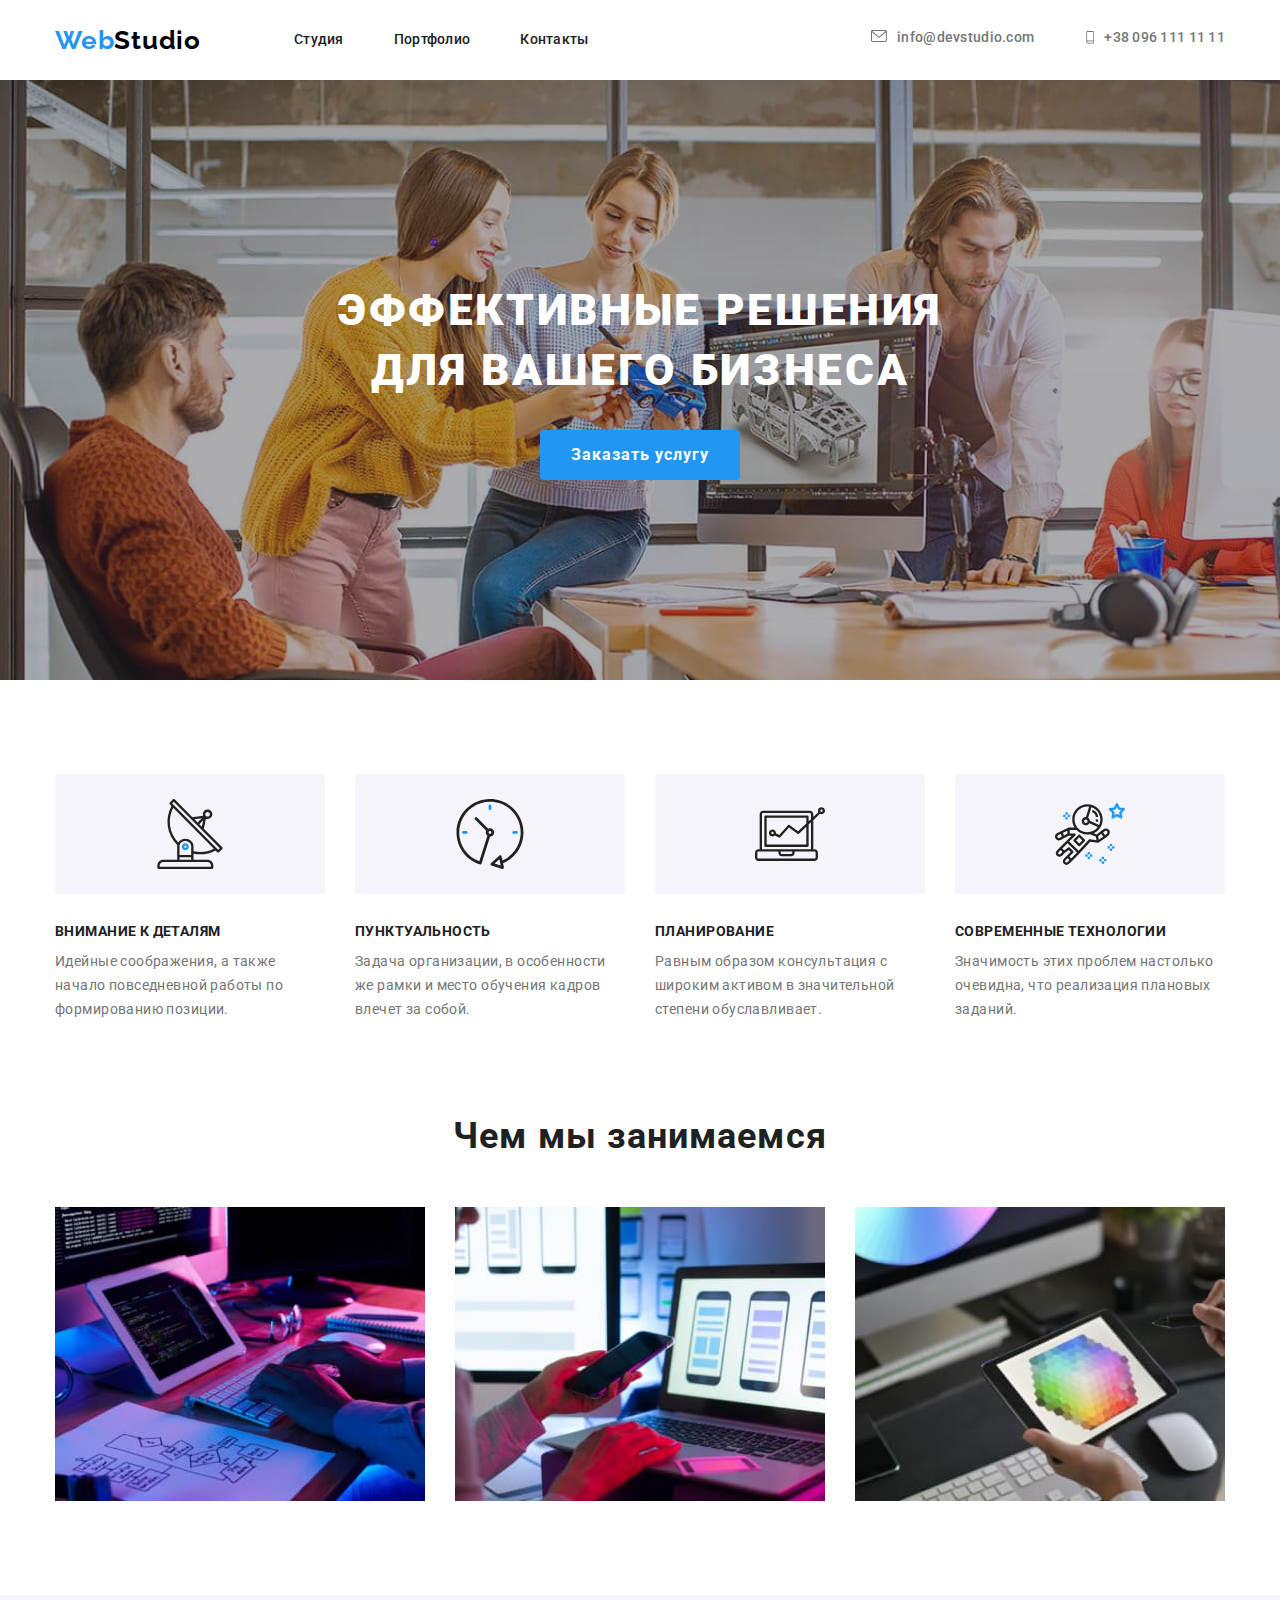
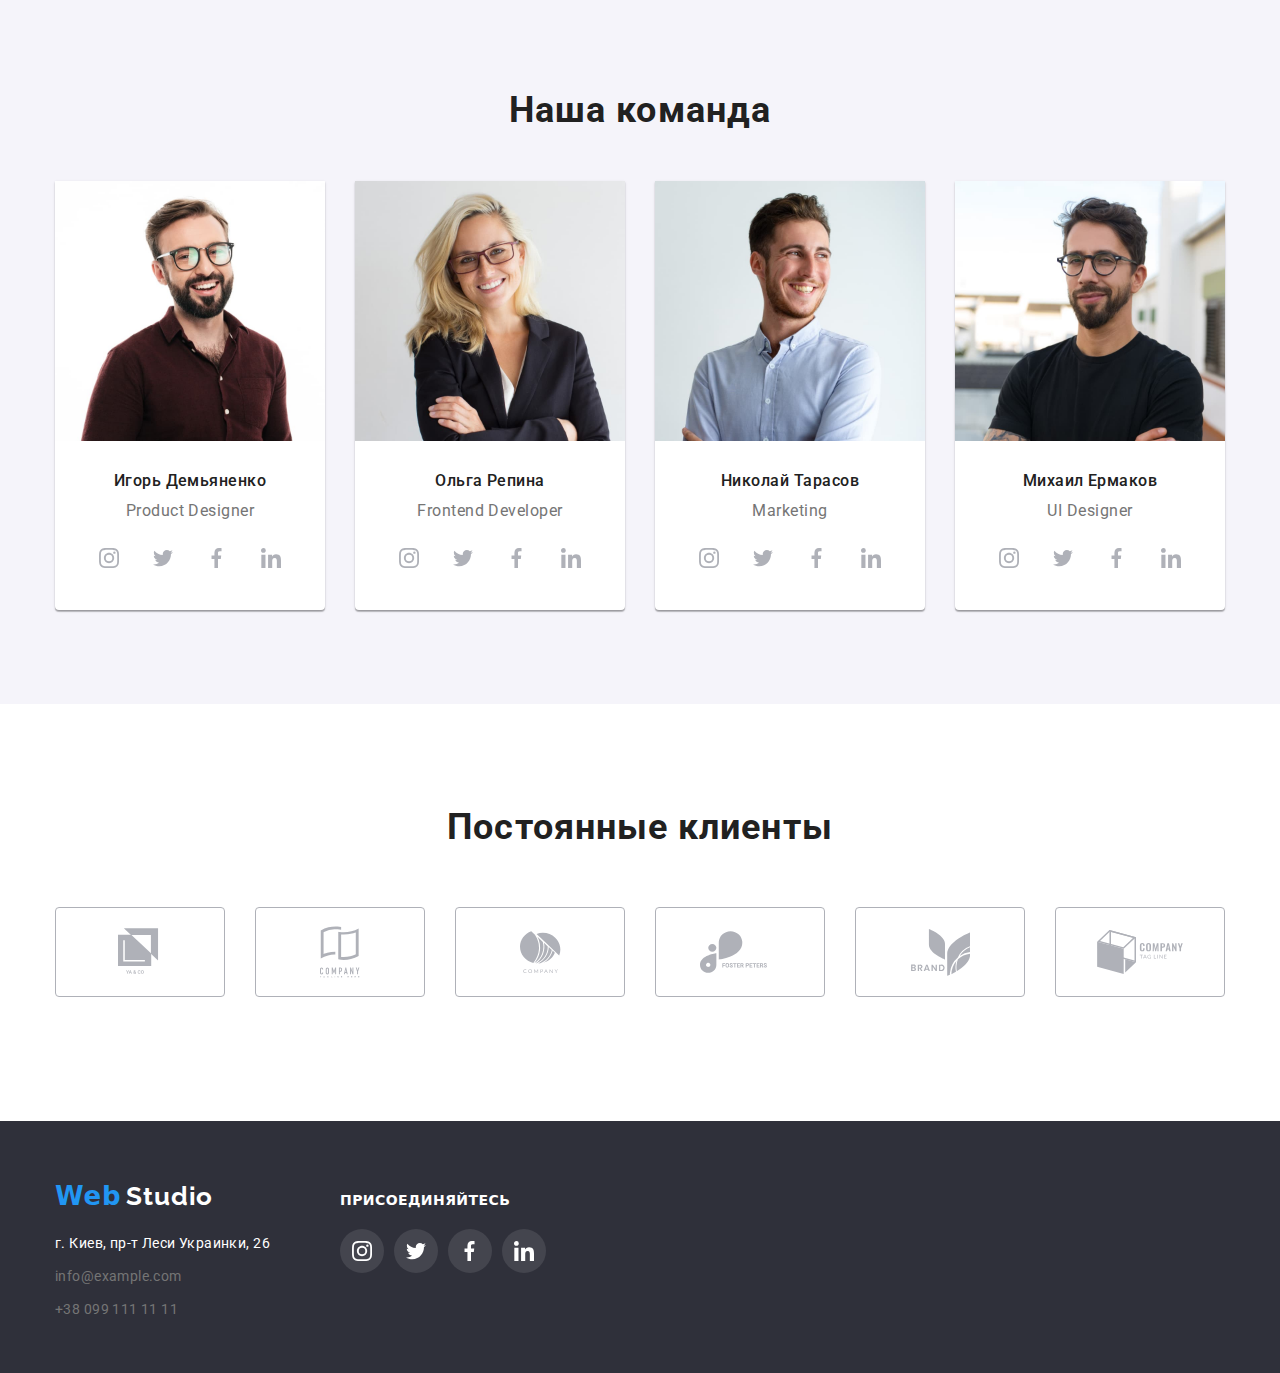
<file: index.html>
<!DOCTYPE html>
<html lang="ru">
<head>
    <meta charset="UTF-8">
    <meta name="vieat="width=device-width, initial-scale=1.0">
    <title>Студия</title>
    <!-- <link rel="stylesheet" href="https://cdnjs.cloudflare.com/ajax/libs/modern-normalize/1.0.0/modern-normalize.css"> -->
    <link rel="stylesheet" href="./css/modern-normalize.css">
    <link href="https://fonts.googleapis.com/css2?family=Raleway:wght@400;700&family=Roboto:wght@400;700&display=swap" rel="stylesheet"> 
    <link rel="stylesheet" href="./css/styles.css">
    
</head>

<div>
    <!-- проверка-->
    <!--Header-->
<header>
    <nav class="nav-container"> 
        <a class="logo" href="./index.html" aria-label="логотип вебстудии">Web<span class="logo-color">Studio</span></a>

    <ul class="navigation-list">
            <li class="item">
                <a class="navigation-list-link" href="./index.html">Студия</a>
            </li>

            <li class="item">
                <a class="navigation-list-link" href="./portfolio.html">Портфолио</a>
            </li>

            <li class="item">
                <a class="navigation-list-link" href="Контакты">Контакты</a>
            </li>
        </ul>
    <address>
        <ul class="address">
            <li class="item">
               
              <a class="address-link-mail" href="mailto:info@devstudio.com"> 
                    <svg class="icon-envel" width="16px" height="12px">
                         <use href="./images/sprite3.svg#envelope"></use>
                    </svg>info@devstudio.com</a>  
            </li>

            <li class="item">
                <a class="address-link-tel" href="tel:380961111111">
                    <svg class="icon-tel" width="10px" height="20px">
                        <use href="./images/sprite3.svg#telephone"></use>
                    </svg>+38 096 111 11 11                
                </a>  
            </li>
        </ul>     

    </address>

    </nav>
</header>

<main>
   
   <div class="overlay">
    <section class="hero">
        <div class="hero-container">
            <h1 class="hero-title">
                Эффективные решения <br> для вашего бизнеса
            </h1>
            <button class="hero-button" type="button">
                Заказать услугу
            </button>
        </div>
    </section>
</div>


    <!--заголовок Advantages-->
    <section class="advantages">
    
        <h2 hidden>Advantages</h2>
             
    <ul class="advantages-container">
        <li class="item">
          <h3 class="advantages-title">Внимание к деталям</h3>
          <p class="advantages-description">Идейные соображения, а также начало повседневной работы по формированию позиции.</p>
        </li>

        <li class="item">
            <h3 class="advantages-title">Пунктуальность</h3>
            <p class="advantages-description">Задача организации, в особенности же рамки и место обучения кадров влечет за собой.</p>
        </li>

        <li class="item">
            <h3 class="advantages-title">Планирование</h3>
            <p class="advantages-description">Равным образом консультация с широким активом в значительной степени обуславливает.</p>
        </li>

        <li class="item">
            <h3 class="advantages-title">Современные технологии</h3>
            <p class="advantages-description">Значимость этих проблем настолько очевидна, что реализация плановых заданий.</p>
        </li>
    </ul>
    </section>

    <!--What-we-do-->
    <section class="do-list">
        <h2 class="what-we-do-list">Чем мы занимаемся</h2>
        <ul class="what-we-do-container">
            <li class="item">
                <img src="./images/what-we-do/img1.jpg" alt="айпед" width="370">
                
            </li>
            <li class="item">
                <img src="./images/what-we-do/img2.jpg" alt="айфон" width="370">
                
            </li>
            <li class="item">
                <img src="./images/what-we-do/img3.jpg" alt="держит айпед" width="370">
               
            </li>
        </ul>
    </section>

<!-- Our team-->

<section class="team">
     <div class="team-container">
        <h2 class="team-title">Наша команда</h2>
            <ul class="team-list">
                 <li class="team-element">
                    <img class="team-photo" src="./images/team/id.jpg" alt="Фото Игорь Демьяненко" width="270" height="260"> 
                         <div class="content">
                            <h3 class="team-member">Игорь Демьяненко</h3>
                            <p class="profession">Product Designer</p>
                        </div>
                                <ul class="social-list">
                                    <li class="item">
                                        <a class="link" href="">
                                            <svg class="icon">
                                                <use href="./images/sprite3.svg#instagram-2"></use>
                                            </svg>
                                        </a>
                                    </li>

                                    <li class="item">
                                        <a class="link" href="">
                                            <svg class="icon">
                                                 <use href="./images/sprite3.svg#twitter"></use>
                                            </svg>
                                        </a>
                                    </li>

                                    <li class="item">
                                        <a class="link" href="">
                                            <svg class="icon">
                                                <use href="./images/sprite3.svg#facebook"></use>
                                            </svg>
                                        </a>
                                    </li>

                                    <li class="item">
                                        <a class="link" href="">
                                            <svg class="icon">
                                                <use href="./images/sprite3.svg#linkedin"></use>
                                            </svg>
                                        </a>
                                    </li>
                                </ul>
                        </li>

            
                <li class="team-element">
                    <img class="team-photo" src="./images/team/or.jpg" alt="Фото Ольга Репина" width="270" height="260">
                        <div class="content">
                            <h3 class="team-member">Ольга Репина</h3>
                            <p class="profession">Frontend Developer</p>
                        </div>    
                        <ul class="social-list">
                            <li class="item">
                                <a class="link" href="">
                                    <svg class="icon">
                                        <use href="./images/sprite3.svg#instagram-2"></use>
                                    </svg>
                                </a>
                            </li>

                            <li class="item">
                                <a class="link" href="">
                                    <svg class="icon">
                                        <use href="./images/sprite3.svg#twitter"></use>
                                   </svg>
                                </a>
                            </li>

                            <li class="item">
                                <a class="link" href="">
                                    <svg class="icon">
                                        <use href="./images/sprite3.svg#facebook"></use>
                                    </svg>
                                </a>
                            </li>

                            <li class="item">
                                <a class="link" href="">
                                    <svg class="icon">
                                        <use href="./images/sprite3.svg#linkedin"></use>
                                    </svg>
                                </a>
                            </li>
                        </ul>   
                </li>

                <li class="team-element">
                    <img class="team-photo" src="./images/team/ntar.jpg" alt="Фото Николай Тарасов" width="270" height="260">
                        <div class="content">
                            <h3 class="team-member">Николай Тарасов</h3>
                            <p class="profession">Marketing</p>
                        </div>
                        <ul class="social-list">
                            <li class="item">
                                <a class="link" href="">
                                    <svg class="icon">
                                        <use href="./images/sprite3.svg#instagram-2"></use>
                                    </svg>
                                </a>
                            </li>

                            <li class="item">
                                <a class="link" href="">
                                    <svg class="icon">
                                        <use href="./images/sprite3.svg#twitter"></use>
                                   </svg>
                                </a>
                            </li>

                            <li class="item">
                                <a class="link" href="">
                                    <svg class="icon">
                                        <use href="./images/sprite3.svg#facebook"></use>
                                    </svg>
                                </a>
                            </li>

                            <li class="item">
                                <a class="link" href="">
                                    <svg class="icon">
                                        <use href="./images/sprite3.svg#linkedin"></use>
                                    </svg>
                                </a>
                            </li>
                        </ul>
                </li >

                <li class="team-element">
                    <img class="team-photo" src="./images/team/my.jpg" alt="Фото Михаил Ермаков" width="270" height="260">
                        <div class="content">
                            <h3 class="team-member">Михаил Ермаков</h3>
                            <p class="profession">UI Designer</p>
                        </div>
                        <ul class="social-list">
                            <li class="item">
                                <a class="link" href="">
                                    <svg class="icon">
                                        <use href="./images/sprite3.svg#instagram-2"></use>
                                    </svg>
                                </a>
                            </li>

                            <li class="item">
                                <a class="link" href="">
                                    <svg class="icon">
                                        <use href="./images/sprite3.svg#twitter"></use>
                                   </svg>
                                </a>
                            </li>

                            <li class="item">
                                <a class="link" href="">
                                    <svg class="icon">
                                        <use href="./images/sprite3.svg#facebook"></use>
                                    </svg>
                                </a>
                            </li>

                            <li class="item">
                                <a class="link" href="">
                                    <svg class="icon">
                                        <use href="./images/sprite3.svg#linkedin"></use>
                                    </svg>
                                </a>
                            </li>
                        </ul>
                </li>

            </ul>
    </div>
</section>

<section class="clients">
    <div class="clients-container">
        <h2 class="clients-title">Постоянные клиенты</h2>
             <ul class="clients-list">

                <li class="item">
                    <a class="link" href="">
                        <svg class="icon" width="44.27px" height="49.23px">
                            <use href="./images/sprite3.svg#logo1">
                            </use>
                        </svg>
                    </a>
                </li>

                <li class="item">
                    <a class="link" href="">
                        <svg class="icon" width="40px" height="52px">
                            <use href="./images/sprite3.svg#logo2">
                            </use>
                        </svg>
                    </a>
                </li>

                <li class="item">
                    <a class="link" href="">
                        <svg class="icon" width="41px" height="42.6px">
                            <use href="./images/sprite3.svg#logo3">
                            </use>
                        </svg>
                    </a> 

                </li>

                <li class="item">
                    <a class="link" href="">
                        <svg class="icon" width="80px" height="43px">
                            <use href="./images/sprite3.svg#logo4">
                            </use>
                        </svg>
                    </a>
                </li>

                <li class="item">
                    <a class="link" href="">
                        <svg class="icon" width="59px" height="47px">
                            <use href="./images/sprite3.svg#logo5">
                            </use>
                        </svg>
                    </a>
                </li>

                <li class="item">
                    <a class="link" href="">
                        <svg class="icon" width="88.5px" height="44.5px">
                            <use href="./images/sprite3.svg#logo6">
                            </use>
                        </svg>
                    </a>
                </li>
        </ul>
    </div>
</section>


    </main>

    <!------------- FOOTER ------------->
   
<footer class="footer">
    <div class="footer-container">
            <div class="footer-container-address">
            <a class="footer-logo" href="./index.html" aria-label="логотип вебстудии" > <span class="footer-logo-blue">Web</span> <span class="footer-logo-color">Studio</span></a>

        <address class="footer-address">
            <ul class="footer-address-item">
                <li>
                    <a class="footer-address-item-link" href="https://goo.gl/maps/kA2Q2odCRpg2NFDA9" target="_blank"> г. Киев, пр-т Леси Украинки, 26</a> 
                </li> 
    
                <li>
                  <a class="footer-address-contact-link" href="mailto:info@example.com">info@example.com</a>  
                </li>
    
                <li>
                    <a class="footer-address-contact-link" href="tel:+380991111111">+38 099 111 11 11</a>
                </li>
            </ul>
            </address>
        </div>

    
        <div class="footer-socials">
            <p class="social-text">Присоединяйтесь</p>
            <ul class="social-list">
                <li class="item">
                    <a class="link" href="">
                        <svg class="icon">
                            <use href="./images/sprite3.svg#instagram-2"></use>
                        </svg>
                    </a>
                </li>

                <li class="item">
                    <a class="link" href="">
                        <svg class="icon">
                            <use href="./images/sprite3.svg#twitter"></use>
                       </svg>
                    </a>
                </li>

                <li class="item">
                    <a class="link" href="">
                        <svg class="icon">
                            <use href="./images/sprite3.svg#facebook"></use>
                        </svg>
                    </a>
                </li>

                <li class="item">
                    <a class="link" href="">
                        <svg class="icon">
                            <use href="./images/sprite3.svg#linkedin"></use>
                        </svg>
                    </a>
                </li>
            </ul>
        </div>
    </div> 
</footer>

    </body>
</html>
</file>
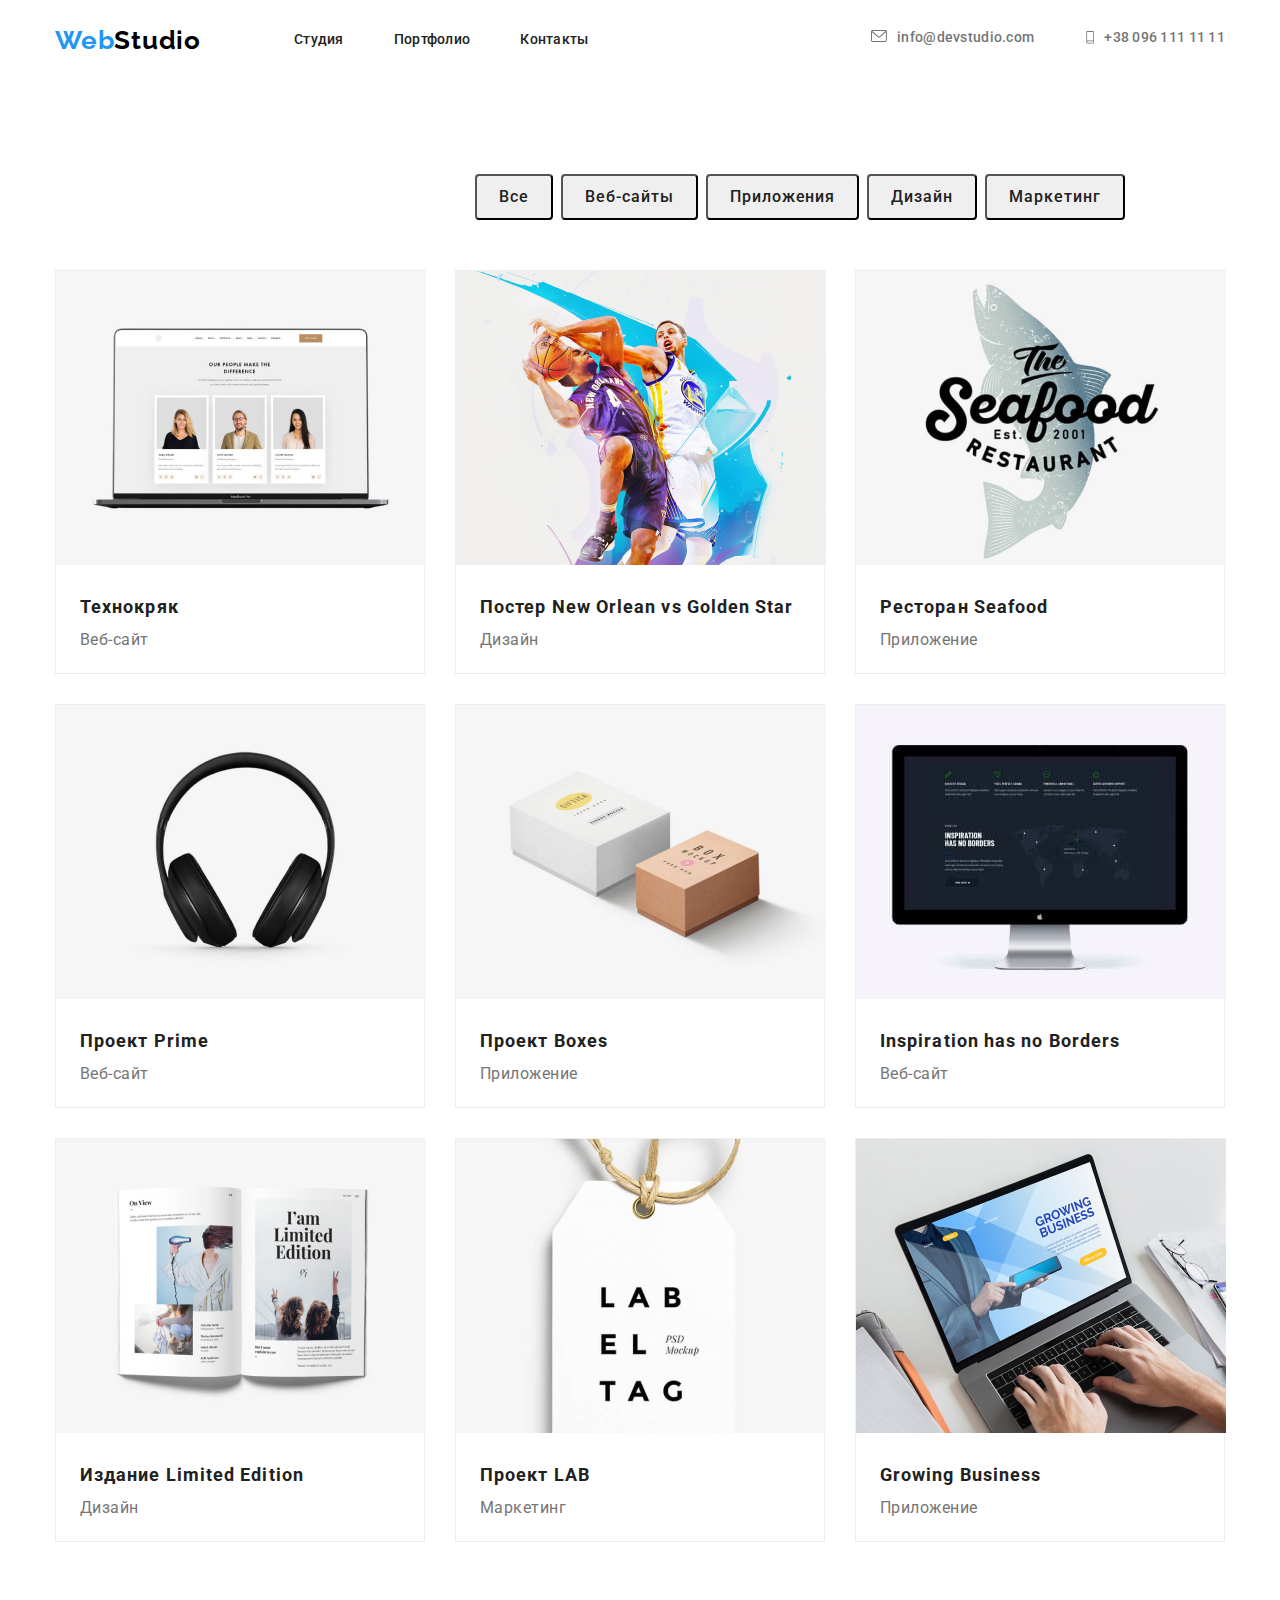
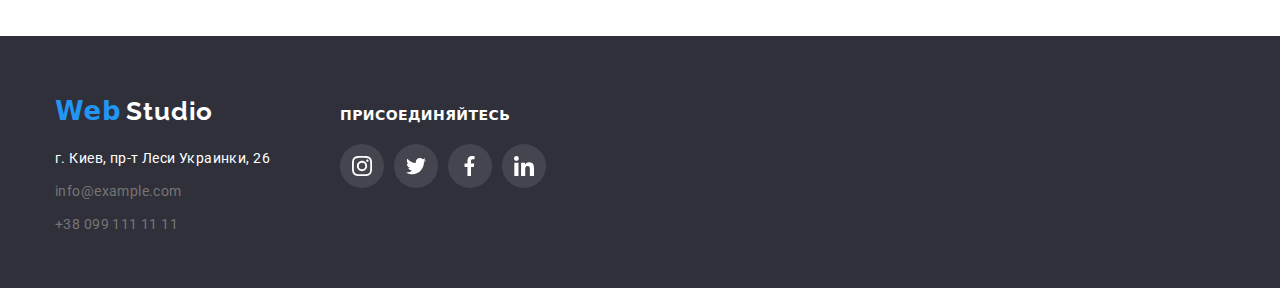
<file: portfolio.html>
<!DOCTYPE html>
<html lang="ru">
<head>
    <meta charset="UTF-8">
    <meta name="viewport" content="width=device-width, initial-scale=1.0">
    <title lang="en">WebStudio</title>
    <link rel="stylesheet" href="https://cdnjs.cloudflare.com/ajax/libs/modern-normalize/1.0.0/modern-normalize.css">
    <link href="https://fonts.googleapis.com/css2?family=Raleway:wght@400;700&family=Roboto:wght@400;700&display=swap" rel="stylesheet"> 
    <link rel="stylesheet" href="./css/styles.css">
    
</head>

<body>
    
    <!--Header-->
    <header>
        <nav class="nav-container"> 
            <a class="logo" href="./index.html" aria-label="логотип вебстудии">Web<span class="logo-color">Studio</span></a>
    
        <ul class="navigation-list">
                <li class="item">
                    <a class="navigation-list-link" href="./index.html">Студия</a>
                </li>
    
                <li class="item">
                    <a  class="navigation-list-link" href="./portfolio.html">Портфолио</a>
                </li>
    
                <li class="item">
                    <a class="navigation-list-link" href="Контакты">Контакты</a>
                </li>
            </ul>
        <address>
            <ul class="address">
                <li class="item">
                   
                  <a class="address-link-mail" href="mailto:info@devstudio.com"> 
                        <svg class="icon-envel" width="16px" height="12px">
                             <use href="./images/sprite3.svg#envelope"></use>
                        </svg>info@devstudio.com</a>  
                </li>
    
                <li class="item">
                    <a class="address-link-tel" href="tel:380961111111">
                        <svg class="icon-tel" width="10px" height="20px">
                            <use href="./images/sprite3.svg#telephone"></use>
                        </svg>+38 096 111 11 11                
                    </a>  
                </li>
            </ul>     
                    
        </address>
    
    
        </nav>
    
        
    
    </header>


<body>

<main>
<!-- фильтры для проектов -->
 
    <nav class="navigation">
        <div class="container-nav">
            <ul class="portfolio-container"> 
                <li class="item"> <button class="portfolio-btn" type="button" class="nav-all">Все</button> </li>
                                
                <li class="item"> <button class="portfolio-btn" type="button">Веб-сайты</button> </li>
                
                <li class="item"> <button class="portfolio-btn" type="button">Приложения</button> </li>

                <li class="item"> <button class="portfolio-btn" type="button">Дизайн</button> </li>

                <li class="item"> <button class="portfolio-btn" type="button">Маркетинг</button> </li>
            </ul>
        </div>
    </nav>

<!--HERO-->

     <!--Наши проекты-->
     <section class="projects">
       <h1 hidden>Our projects</h1>
          <ul class="project-list">
               <li class="item">
                    <img class="pic" src="./images/our-projects/technokryak.jpg" alt="фото команды сотрудников"> 
                        <div class="article">
                            <h2 class="project-title">Технокряк</h2>
                            <p class="project-description">Веб-сайт</p>
                        </div>
           
               </li>

            <li class="item">
                   <img class="pic" src="./images/our-projects/poster-new-orlean.jpg" alt="два баскетболиста с мячом"> 
                        <div class="article">
                            <h2 class="project-title">Постер <span lang="en">New Orlean vs Golden Star</span></h2>
                            <p class="project-description">Дизайн</p>
                        </div>

            </li> 

            <li class="item">
                   <img class="pic" src="./images/our-projects/sea-food-rest.jpg" alt="Логотип ресторана Sea Food"> 
                     <div class="article">    
                        <h2 class="project-title">Ресторан <span lang="en">Seafood</span></h2>
                        <p class="project-description">Приложение</p>
                   </div>
            </li>

            <li class="item">
                <img class="pic" src="./images/our-projects/project-prime.jpg" alt="Наушники">
                    <div class="article">
                        <h2 class="project-title">Проект <span lang="en" >Prime</span></h2>
                        <p class="project-description">Веб-сайт</p>
                    </div>
            </li>

            <li class="item">
                <img class="pic" src="./images/our-projects/project-boxes.jpg" alt="Две коробки">
                    <div class="article">
                        <h2 class="project-title">Проект <span lang="en" >Boxes</span></h2>
                        <p class="project-description">Приложение</p>
                    </div>
            </li>

            <li class="item">
                <img class="pic" src="./images/our-projects/inspiration-no-borders.jpg" alt="Монитор">
                    <div class="article">
                        <h2 class="project-title" span lang="en">Inspiration has no Borders</span></h2>
                        <p class="project-description">Веб-сайт</p>
                    </div>
            </li>

            <li class="item">
                <img class="pic" src="./images/our-projects/limited-edition.jpg" alt="Раскрітая книга">
                    <div class="article">
                        <h2 class="project-title">Издание <span lang="en">Limited Edition</span></h2>
                        <p class="project-description">Дизайн</p>
                    </div>
            </li>

            <li class="item">
                <img class="pic" src="./images/our-projects/project-lab.jpg" alt="Ярлык с большими буквами">
                    <div class="article">
                        <h2 class="project-title">Проект <span lang="en" >LAB</span></h2>
                        <p class="project-description">Маркетинг</p>
                    </div>
            </li>

            <li class="item">
                <img class="pic" src="./images/our-projects/growing-business.jpg" alt="Человек работает за ноутбуком">
                    <div class="article">
                        <h2 class="project-title" span lang="en" >Growing Business </span></h2>
                        <p class="project-description">Приложение</p>
                    </div>
            </li>
       </ul>
</section>
   
</main>

<!------------- FOOTER ------------->

<footer class="footer">
    <div class="footer-container">
            <div class="footer-container-address">
            <a class="footer-logo" href="./index.html" aria-label="логотип вебстудии" > <span class="footer-logo-blue">Web</span> <span class="footer-logo-color">Studio</span></a>

        <address class="footer-address">
            <ul class="footer-address-item">
                <li>
                    <a class="footer-address-item-link" href="https://goo.gl/maps/kA2Q2odCRpg2NFDA9" target="_blank"> г. Киев, пр-т Леси Украинки, 26</a> 
                </li> 
    
                <li>
                  <a class="footer-address-contact-link" href="mailto:info@example.com">info@example.com</a>  
                </li>
    
                <li>
                    <a class="footer-address-contact-link" href="tel:+380991111111">+38 099 111 11 11</a>
                </li>
            </ul>
            </address>
        </div>

    
        <div class="footer-socials">
            <p class="social-text">Присоединяйтесь</p>
            <ul class="social-list">
                <li class="item">
                    <a class="link" href="">
                        <svg class="icon">
                            <use href="./images/sprite3.svg#instagram-2"></use>
                        </svg>
                    </a>
                </li>

                <li class="item">
                    <a class="link" href="">
                        <svg class="icon">
                            <use href="./images/sprite3.svg#twitter"></use>
                       </svg>
                    </a>
                </li>

                <li class="item">
                    <a class="link" href="">
                        <svg class="icon">
                            <use href="./images/sprite3.svg#facebook"></use>
                        </svg>
                    </a>
                </li>

                <li class="item">
                    <a class="link" href="">
                        <svg class="icon">
                            <use href="./images/sprite3.svg#linkedin"></use>
                        </svg>
                    </a>
                </li>
            </ul>
        </div>
    </div> 
</footer>

    </body>
</html>
</file>
<file: css/styles.css>
/*  - цвет основного текста - #757575;
    - цвет заголовков - #212121;
    - акцент #2196F3; */

:root {
    --primary-text-color: #757575; ; 
    --title-text-color: #212121;
    --accent-color: #2196F3;
    --link-color: #AFB1B8;
    --main-font: Roboto, sans-serif;
    --secondary-font: "Raleway", sans-serif;
    --font-style: normal;
}

*,
::before,
::after {
        margin: 0;
        padding: 0;
        box-sizing: border-box
}

.container {
    width: 1200;
    padding: 0 15px;
    margin: 0 auto;
}

/*============ STUDIA (index)===========*/
/* ============  BODY  ============*/
.body {
    max-width: 1600px;
    margin: auto;
    font-family: var(--main-font);
    font-style: normal;

}

/* Утилиты */
.list {
    margin: 0;
    padding: 0;
    list-style: none;
}
ul,
ol {
    list-style: none;
}

a {
    text-decoration: none;
}

img {
    display: block;
  
}

.nav-container {
display: flex;
align-items: center;
margin: auto;
width: 1200px;
padding: 0 15px;
}
    
    
/*============  LOGO  ============*/
.logo {
    font-family: var(--secondary-font);
    font-weight: 700;
    font-size: 26px;
    line-height: 1.19;
    letter-spacing: 0.03em;
    color: var(--accent-color);
    text-decoration: none;
   }

.logo-color {
    color: #000000;
}

.logo:hover,
.logo:focus {
    color: var(--accent-color);
}

/* ============  END LOGO  ============*/

/* ============  END BODY  ============*/

/*==========navigation==============*/

.navigation-list {
    display: flex;
    margin-right: auto;
    margin-left: 93px;
    
}


.navigation-list .item + .item {
    margin-left: 50px;
    text-decoration: none;
    list-style-type: none;
}

.address .item + .item {
    margin-left: 50px;
    text-decoration: none;
    list-style-type: none;
}

.navigation-list-link {
    display: block;
    font-family: var(--main-font);
    font-style: normal;
    padding-top: 32px;
    padding-bottom: 32px;
    font-weight: 500;
    font-size: 14px;
    color: var(--title-text-color);
    line-height: 1.14;
    letter-spacing: 0.02em;
}



.navigation-list-link:hover,
.navigation-list-link:focus, 
.address-link-mail:hover,
.address-link-mail:focus,
.address-link-tel:hover,
.address-link-tel:focus {
    color: var(--accent-color);
}

.address {
    display: flex;
}

.address-link-mail,
.address-link-tel {
    display: flex;
    font-family: var(--main-font);
    font-style: normal;
    font-weight: 500;
    font-size: 14px;
    line-height: 1.14;
    letter-spacing: 0.02em;
    color: var(--primary-text-color);
    }

.address .icon-envel{
    fill: #757575;
    margin-right: 10px;

}

.address .icon-tel {
    fill: #757575;
    margin-right: 10px; 
    
   }

.address-link-mail:hover .icon-envel,
.address-link-tel:hover .icon-tel {
    fill: var(--accent-color);
}

/* .address .item {
    display: flex;
    flex-direction: row;
    align-items: center;
    justify-content: center;
} */

/*============ END NAVIGATION============*/

/*=========== HERO ==================*/

.overlay {
    max-width: 1600px;
    height: 600px;
    margin-left: auto;
    margin-right: auto;
    background-color:#2f303a;
    background-image: 
    linear-gradient(
        to right, 
        rgba(47, 48, 58, 0.4), 
        rgba(47, 48, 58, 0.4)),
    url(../images/header/header.jpg);
     
}


.hero-container {
    display: flex;
    flex-direction: column;
    align-items: center;
}


.hero-title {
    width: 696px;
    height: 120px;
    margin: 200px 452px 30px 452px;
    font-family: var(--main-font);
    font-style: normal;
    font-weight: 900;
    font-size: 44px;
    line-height: 60px;
    text-align: center;
    letter-spacing: 0.06em;
    text-transform: uppercase;
    color: #FFFFFF;
}

.hero-button {
    width: 200px;
    height: 50px;
    color: var(--accent-color);
    margin: 0px 700px 200px 700px;
    border-radius: 4px;
    border: none;
    font-family: var(--main-font);
    font-style: normal;
    font-weight: 700;
    font-size: 16px;
    line-height: 1.88;
    letter-spacing: 0.06em;
    text-align: center;
    color: white;
    background-color: var(--accent-color)

}

/*================ END HERO ===========*/

/*=========== ADVANTAGES ===========*/

.advantages {
    width: 1200px;
    padding-top: 94px;
    padding-bottom: 94px;
    margin: 0 auto; 
    
}

.advantages-container {
    display: flex;
    width: 1200px;
    padding-right: 15px;
    padding-left: 15px;
    margin-left: auto;
    margin-right: auto;
    align-items: center;
    justify-content: space-between;
}

.advantages-container .item {
    width: 270px;
    
 }

.advantages-container .item::before {
    display: block;
    content: "";
    height: 120px;
    background: #F5F4FA;
    border-radius: 4px;
    background-repeat: no-repeat;
    margin-bottom: 30px;
    background-position: center;
 }



 .item:nth-child(1)::before {
    background-image: url(../images/advantages/antena.svg);
}

.item:nth-child(2)::before {
    background-image: url(../images/advantages/clock.svg);
}
.item:nth-child(3)::before {
    background-image: url(../images/advantages/vector.svg);

}
.item:nth-child(4):before {
    background-image: url(../images/advantages/astronaut.svg);
}

.advantages-container .item + .item {
   width: 270px; 
   margin-left: 30px;
}

.advantages-title {
    font-family: var(--main-font);
    font-style: normal;
    font-weight: 700;
    font-size: 14px;
    line-height: 1.14;
    letter-spacing: 0.03em;
    text-transform: uppercase;
    margin-bottom: 10px;
    color: var(--title-text-color);
}

.advantages-description {
    font-family: var(--main-font);
    font-style: normal;
    font-weight: 400;
    font-size: 14px;
    line-height: 1.71;
    letter-spacing: 0.03em;
    color: var(--primary-text-color);
}
/*=============== END ADVANTAGES ===========*/

/*===== WHAT WE DO========*/

.do-list {
    margin: 0 auto;
    }
.what-we-do-container {
    display: flex;
    width: 1200px;
    padding-left: 15px;
    padding-right: 15px;
    margin-left: auto;
    margin-right: auto;
    margin-bottom: 94px;
}

.what-we-do-container .item {
    display: flex;
    justify-content: center;
}

.what-we-do-container .item + .item {
    margin-left: 30px;
}

.what-we-do-list {
    font-family: var(--main-font);
    font-style: normal;
    font-weight: 700;
    font-size: 36px;
    line-height: 1.16;
    text-align: center;
    letter-spacing: 0.03em;
    margin-bottom: 50px;
    color: var(--title-text-color);
 }
 /*=====  END WHAT WE DO========*/

/*========= OUR TEAM ========*/

    
    .team {
    max-width: 1600px;
    margin: 0 auto;
    background-color: #F5F4FA;
    padding-top: 94px;
    align-items: center;
}

.team-container {
    display: flex; 
    flex-direction: column;
    width: 1200px;
    padding-left: 15px;
    padding-right: 15px;
    padding-bottom: 94px;
    align-items: center;
    justify-content: center;
    margin-left: auto;
    margin-right: auto;
      
}

.team-title {
    font-family: var(--main-font);
    font-style: normal;
    font-weight: 700;
    font-size: 36px;
    line-height: 1.167;
    text-align: center;
    letter-spacing: 0.03em;
    margin-bottom: 50px;
    
    color: var(--title-text-color);
}

.team-list {
   display: flex; 
   align-items: center;
}

.team-element {
    text-align: center;
    background-color: #ffffff;
    box-shadow: 0px 1px 3px rgba(0, 0, 0, 0.12), 0px 1px 1px rgba(0, 0, 0, 0.14), 0px 2px 1px rgba(0, 0, 0, 0.2);
    border-radius: 0px 0px 4px 4px;
}
.team-container .team-element + .team-element {
    margin-left: 30px;
}

.team-photo {
    display: block;
}

.content {
    padding-top: 30px;
    border-radius: 0px 0px 4px 4px;
    
}
.team-member {
    font-family: var(--main-font);
    font-style: normal;
    font-weight: 500;
    font-size: 16px;
    line-height: 1.19;
    text-align: center;
    letter-spacing: 0.03em;

    color: var(--title-text-color);

    margin-bottom: 10px;
}

.profession {
    display: block;
    margin-bottom: 16px;
    font-family: var(--main-font);
    font-style: 400;
    font-weight: normal;
    font-size: 16px;
    line-height: 1.19;
    text-align: center;
    letter-spacing: 0.03em;

    color: var(--primary-text-color);
}
/* Social links */

.social-list {
    display: flex;
    justify-content: center;
    margin-bottom: 30px;
    
}
.social-list .link {
    display: flex;
    width: 44px;
    height: 44px; 
    border-radius: 50%;
    background-color: #FFFFFF;
    justify-content: center;
    align-items: center;
}
.social-list .item + .item {
    margin-left: 10px;
}

.social-list .icon {
    width: 20px;
    height: 20px;
    fill: var(--link-color);
    cursor: pointer;
   
}
.social-list .link:hover {
    background-color: var(--accent-color);
    
}
.social-list .link:hover .icon{
    fill: #FFFFFF;
}





/*======== END OUR TEAM=======*/


/* ========== CLIENTS============= */

.clients {
    max-width: 1600px;
    margin: 0 auto;
    align-items: center;
    
}

.clients-container {
    display: flex; 
    flex-direction: column;
    width: 1200px;
    padding-left: 15px;
    padding-right: 15px;
    margin-top: 94px;
    padding-bottom: 124px;
    align-items: center;
    justify-content: center;
    margin-left: auto;
    margin-right: auto;
          
}

.clients-title {
    font-family: var(--main-font);
    font-style: normal;
    font-weight: 700;
    font-size: 36px;
    line-height: 1.66;
    text-align: center;
    letter-spacing: 0.03em;
    color: var(--title-text-color);
    margin-bottom: 50px;
      
}
 
.clients-list {
    display: flex;
    flex-direction: row;
    justify-content: space-between;
}

.clients-list .item {
    fill: var(--link-color);   
}

.clients-list .item +.item {
    margin-left: 30px;
}
.clients-list .link {
    display: flex;
    width: 170px;
    height: 90px;
    border: 1px solid var(--link-color);
    box-sizing: border-box;
    align-items: center;
    justify-content: center;
    border-radius: 4px;
    fill: var(--link-color);
}

.clients-list .link:hover {
    border: 1px solid var(--accent-color);
    fill: var(--accent-color);
}

/* ========== END CLIENTS========= */


/*=========== PORTFOLIO====== */
 

 /*============ filters for projects========*/

 .navigation {
    max-width: 1600px;
    margin: 0 auto;
    padding-left: 200px;
    padding-right: 200px;
    }

 .container-nav {
     display: flex;
     width: 1200px;
     padding-right: 15px;
     padding-left: 15px;
     padding-top: 94px;
     padding-bottom: 50px;
     justify-content: center;
     align-items: center;
 }
 .portfolio-container {
    display: flex;
    width: 1200px;
    justify-content: center;
 }


.portfolio-btn {
    display: inline-block;
    padding: 6px 22px;
    border-radius: 4px;
    font-family: var(--main-font);
    font-style: normal;
    font-weight: 500;
    font-size: 16px;
    line-height: 1.88;
    letter-spacing: 0.06em;
    text-align: center;
    color: var(--title-text-color);
        
}


.portfolio-btn:hover,
.portfolio-btn:focus {
    background-color: var(--accent-color);
    color: white;
}  

.portfolio-container .item + .item { 
    margin-left: 8px;
}

    /* ============  OUR PROJECTS  ============*/


.projects {
    max-width: 1600px;
    margin: 0 auto;
    } 


.project-title {
    display: block;
    margin-top: 4px;
    margin-bottom: 0px; 
    font-family: var(--main-font);
    font-style: normal;
    font-weight: 700;
    font-size: 18px;
    line-height: 2;
    letter-spacing: 0.06em;
    color: var(--title-text-color);
}
.project-list {
    display: flex;
    flex-wrap: wrap;
    width: 1200px;
    padding-right: 15px;
    padding-left: 15px;
    margin-right: auto;
    margin-left: auto;
    padding-bottom: 94px;
    justify-content: center;
 }

 .pic {
    display: block;
}
.project-list .item {
    width: 370px;
    height: 404px;
    margin-right: 30px;
    margin-bottom: 30px;
    background: #FFFFFF;
    border: 1px solid #EEEEEE;
    box-sizing: border-box;
}

.project-list .item:hover {
    box-shadow: 0px 1px 1px rgba(0, 0, 0, 0.12), 0px 4px 4px rgba(0, 0, 0, 0.06), 1px 4px 6px rgba(0, 0, 0, 0.16);
       
}

.project-list .item:nth-child(3n) {
    margin-right: 0px;    
}

.project-list .item:nth-last-child(-n + 3) {
    margin-bottom: 0px;
}
.project-list .item .article {
    display: block;
    width: 370px;
    height: 115px;
    padding: 20px 24px;
   
}
    

.project-description { 
    display: block;
    font-family: var(--main-font);
    font-style: normal;
    font-weight: 400;
    font-size: 16px;
    line-height: 1.87;
    margin-bottom: 0px;
    margin-top: 0px;
    letter-spacing: 0.03em;
    color: var(--primary-text-color);

}
/* ============  END OUR PROJECTS  ============*/ 




/* ============  FOOTER  ============*/


.footer {
    max-width: 1600px;
    height: 252px;
    margin: 0 auto;
    background-color: #2F303A;
    }
 
.footer-container {
    display: flex;
    flex-direction: row;
    width: 1200px;
    margin: 0 auto;
    padding-left: 15px;
    padding-right: 15px;
    align-items: flex-start;
         
}
.footer-logo {
    display: block;
    margin-bottom: 20px;
    padding-top: 60px;
   
}

.footer-logo-color {
    font-family: var(--secondary-font);
    font-weight: 700;
    font-size: 26px;
    line-height: 1.19;
    letter-spacing: 0.03em;
    color: #FFFFFF ;
    text-decoration: none;
}

.footer-logo-blue {
    font-style: normal;
    font-weight: 700;
    font-size: 26px;
    line-height: 1.19;
    letter-spacing: 0.03em;
    color: var(--accent-color);
}
/* .footer-address {
    display: flex;
} */

.footer-address-item  li {
    display: block;
    margin-bottom: 9px;
}
.footer-address-item-link {
    font-family: var(--main-font);
    font-style: normal;
    font-weight: 400;
    font-size: 14px;
    line-height: 1.71;
    letter-spacing: 0.03em;
    color: #FFFFFF;
}

.footer-address-contact-link {
    font-family: var(--main-font);
    font-style: normal;
    font-weight: 400;
    font-size: 14px;
    line-height: 1.71;
    letter-spacing: 0.03em;

    color: var(--primary-text-color)
}
    
.footer-address-item-link:hover,
.footer-address-item-link:focus,
.footer-address-contact-link:hover,
.footer-address-contact-link:focus {
    color: var(--accent-color)
}
.footer-socials {
    display: flex;
    flex-direction: column;
    padding-top: 72px;
    margin-left: 70px;

}
.social-text {
    display: block;
    font-weight: bold;
    font-size: 14px;
    line-height: 1.14;
    letter-spacing: 0.03em;
    text-transform: uppercase;
    margin-bottom: 20px;
    color: #FFFFFF;
}
.footer-socials .social-list .link {
    display: flex;
    width: 44px;
    height: 44px; 
    border-radius: 50%;
    background-color:rgba(255, 255, 255, 0.1); 
    justify-content: center;
    align-items: center;
}

.footer-socials .social-list .link:hover {
    background-color: var(--accent-color);
    
}
.footer-socials .social-list .icon {
    width: 20px;
    height: 20px;
    fill: #FFFFFF;
    cursor: pointer;
   
}
    /* ============  END FOOTER  ============*/
</file>
